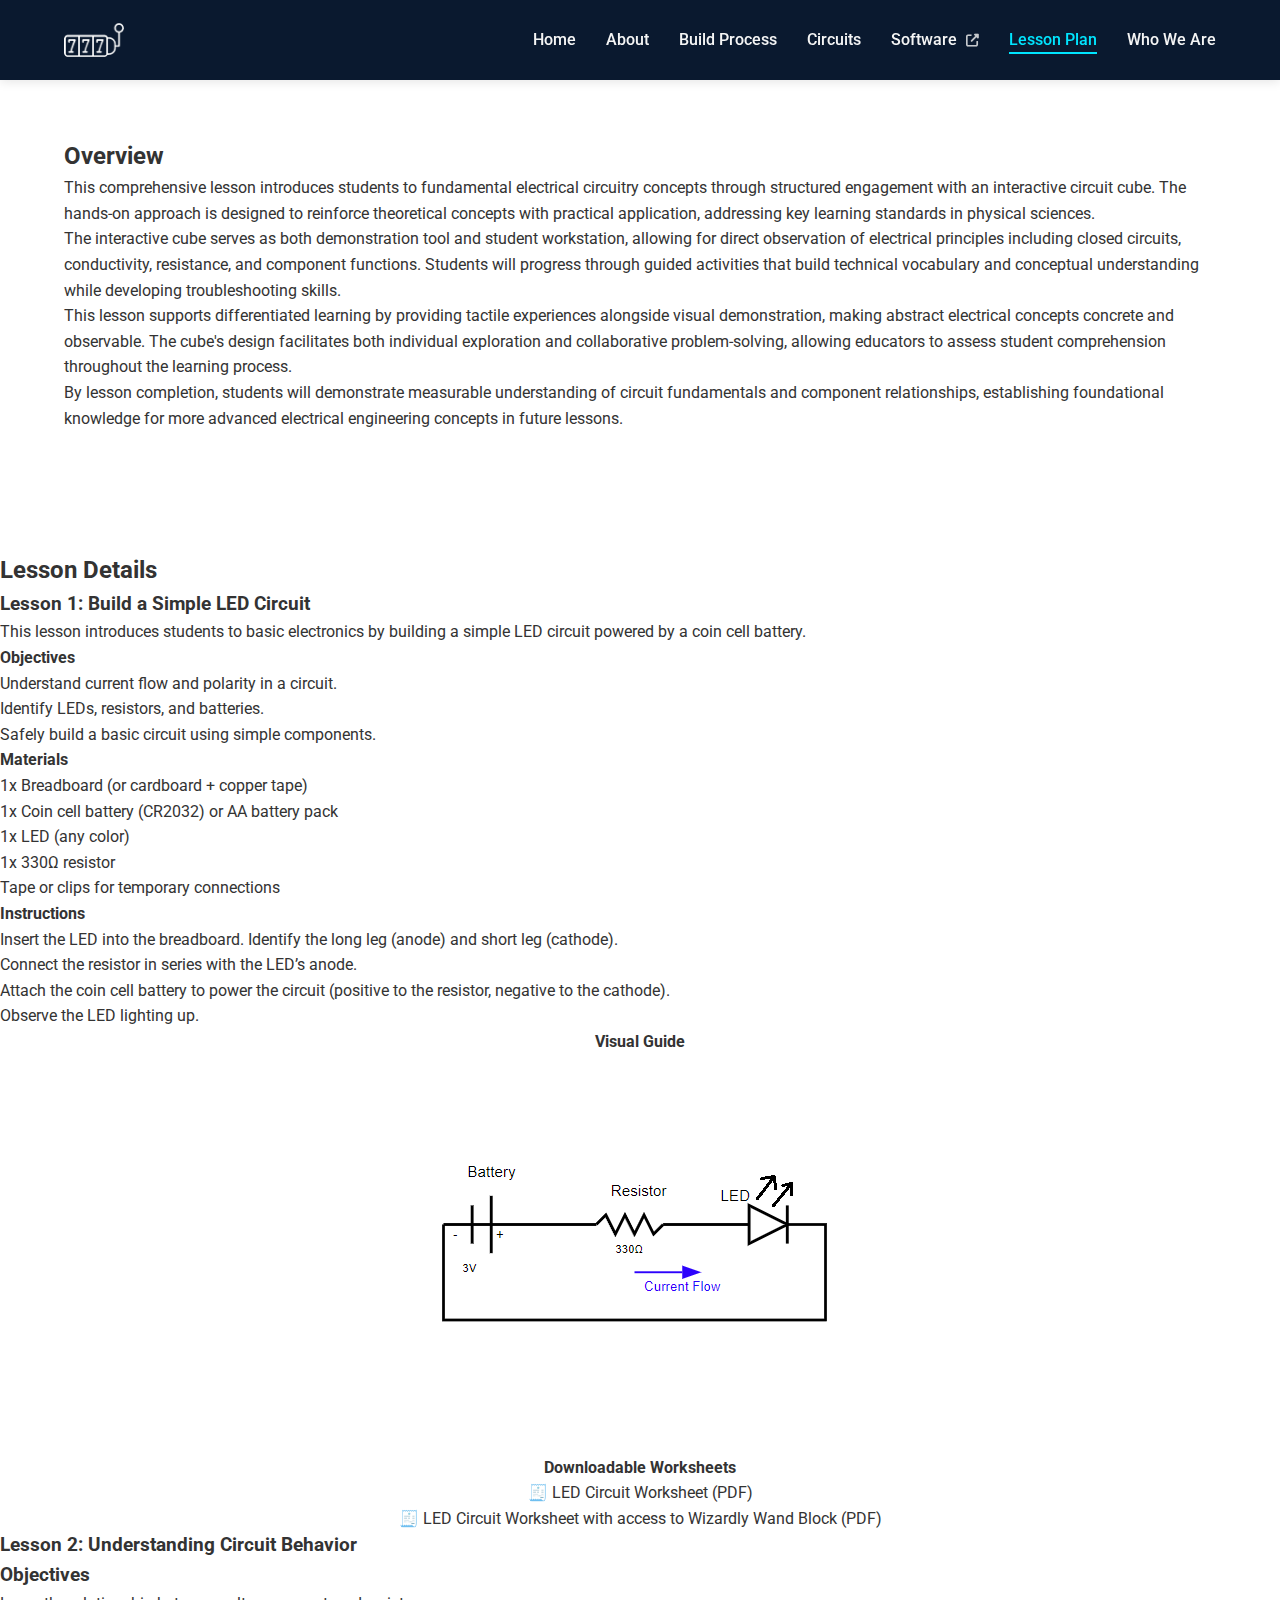
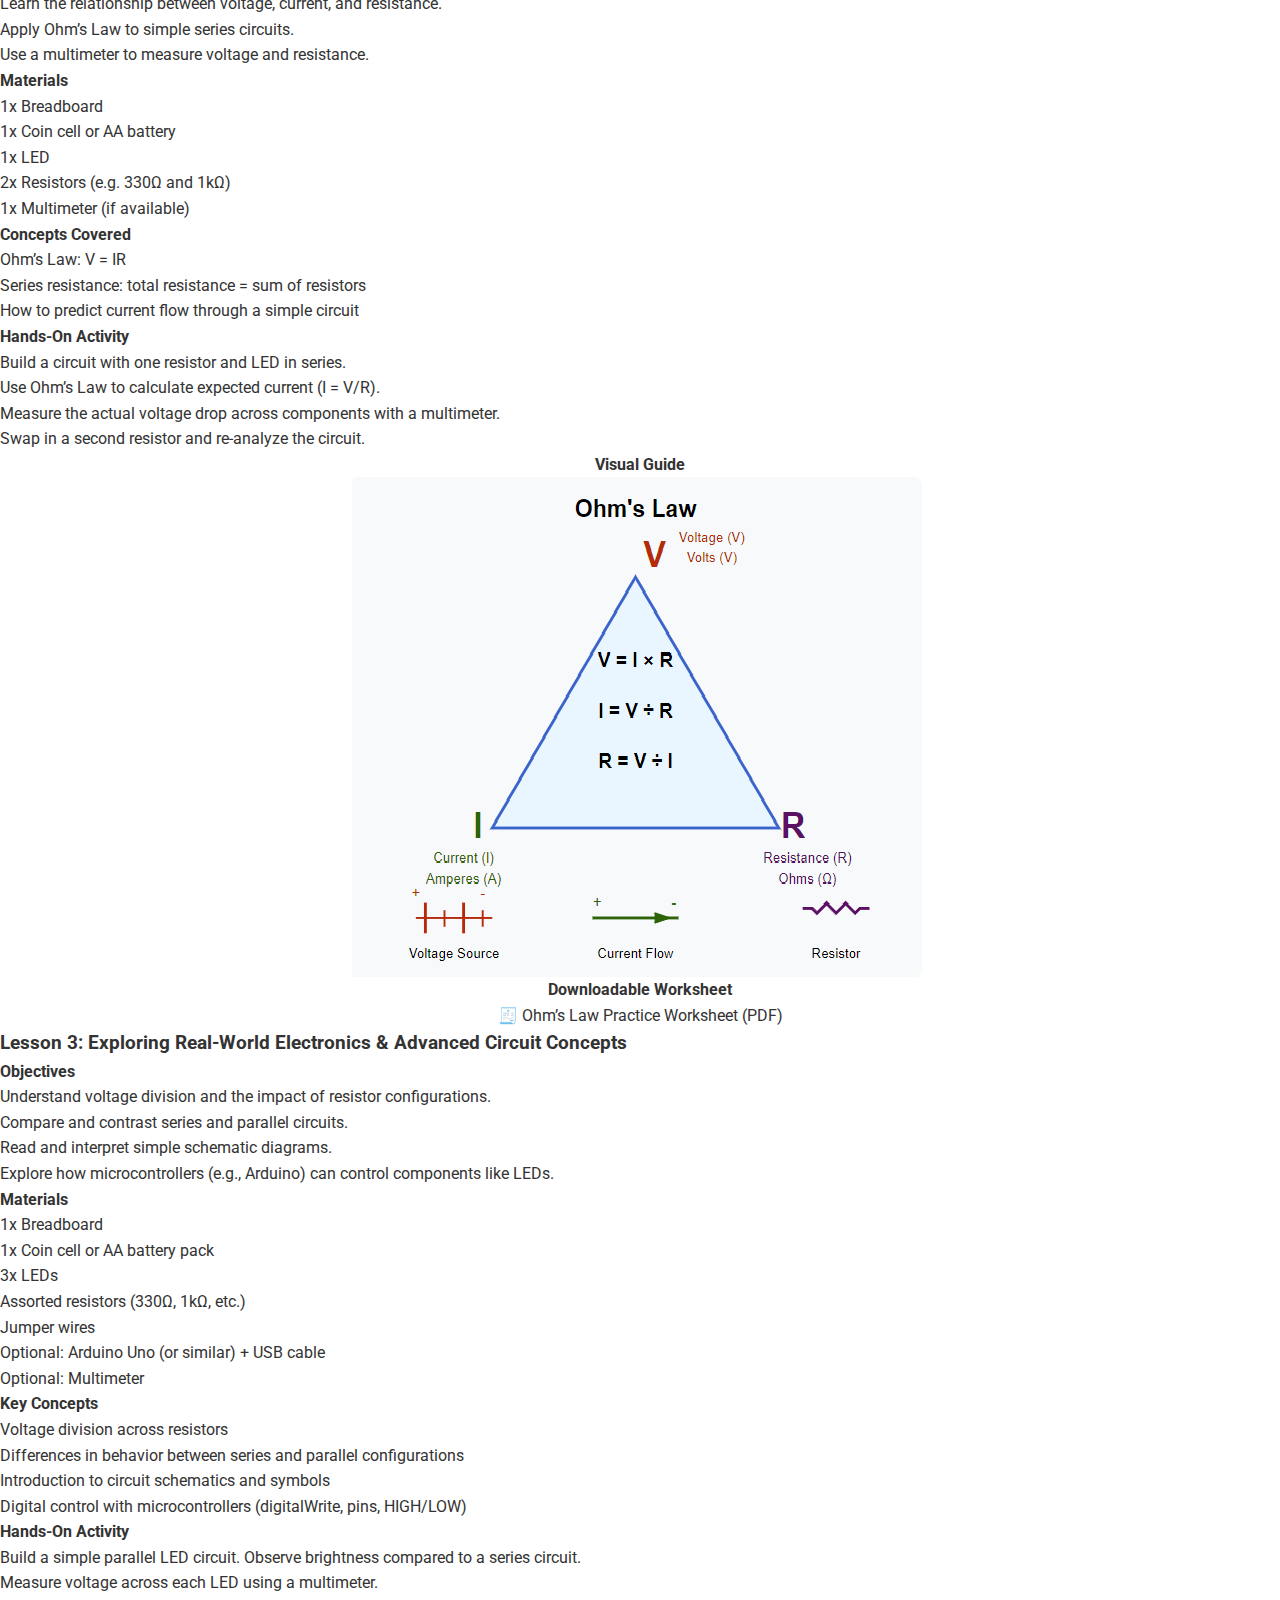
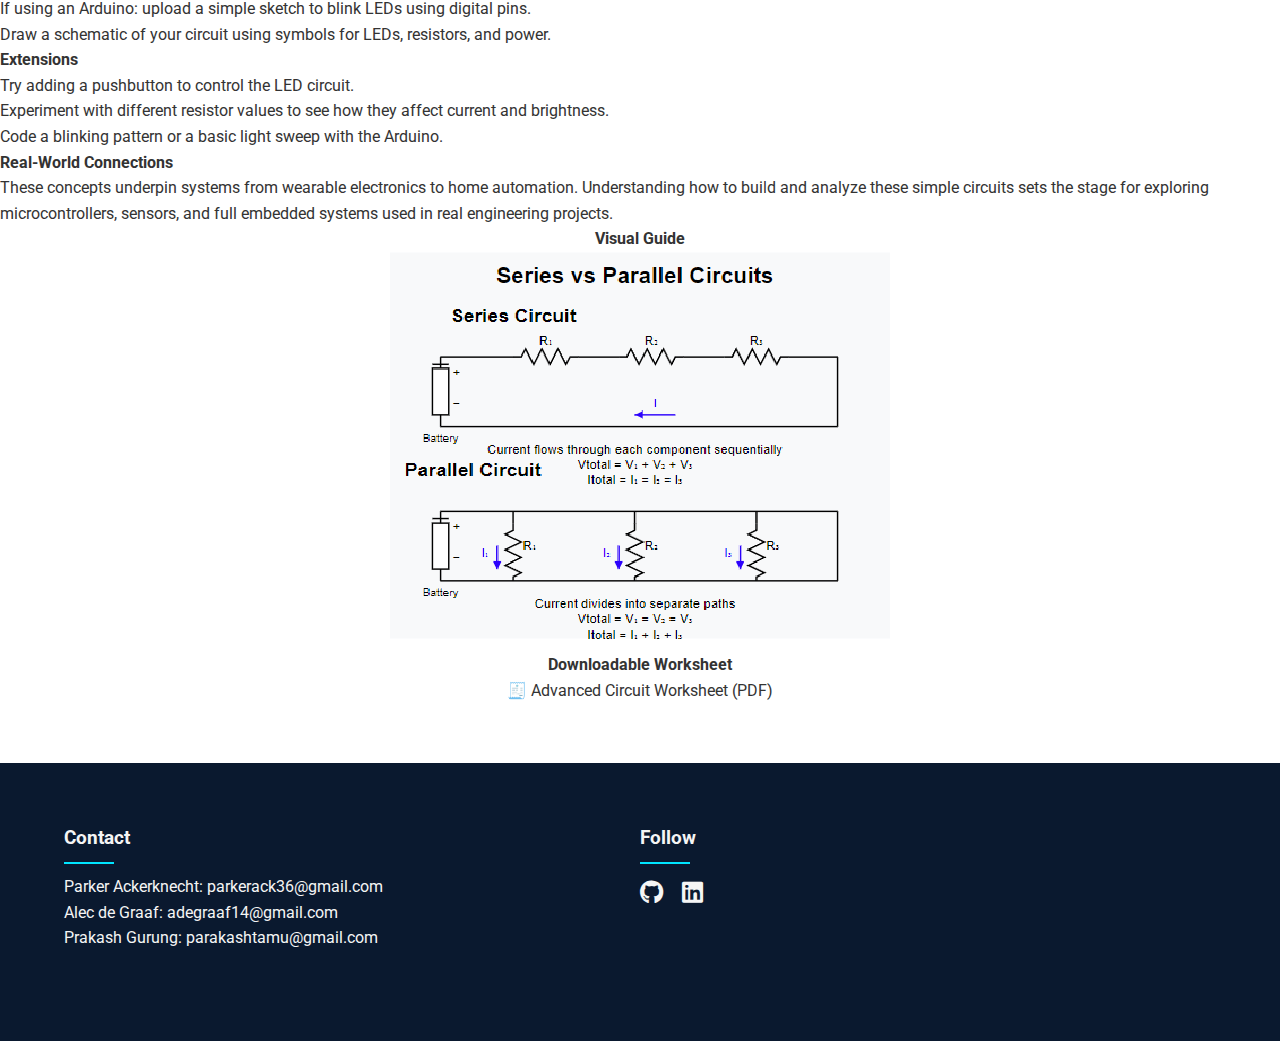
<file: lesson-plan.html>
<!DOCTYPE html>
<html lang="en">
<head>
    <meta charset="UTF-8">
    <meta name="viewport" content="width=device-width, initial-scale=1.0">
    <title>Lesson Plan - Learn the Basics</title>
    <link rel="stylesheet" href="styles.css">
    <link rel="stylesheet" href="https://cdnjs.cloudflare.com/ajax/libs/font-awesome/6.4.0/css/all.min.css">
    <link href="https://fonts.googleapis.com/css2?family=Roboto:wght@300;400;700&display=swap" rel="stylesheet">
</head>
<body>
  <header>
        <nav class="navbar">
            <div class="logo">
                <a href="index.html">
                    <img src="images/mag7-logo.png" alt="Team Logo" class="team-logo">
                </a>
            </div>
            <div class="nav-toggle">
                <i class="fas fa-bars"></i>
            </div>
            <ul class="nav-menu">
                <li class="nav-item"><a href="index.html">Home</a></li>
                <li class="nav-item"><a href="about.html">About</a></li>
                <li class="nav-item"><a href="build.html">Build Process</a></li>
                <li class="nav-item"><a href="circuits.html">Circuits</a></li>
                <li class="nav-item"><a href="https://github.com/adegraaf14/capstone" target="_blank">Software <i class="fas fa-external-link-alt"></i></a></li>
				<li class="nav-item active"><a href="lesson-plan.html">Lesson Plan</a></li>
                <li class="nav-item"><a href="team.html">Who We Are</a></li>
            </ul>
        </nav>
    </header>

  <main>
  <section class="page-header">
            <div class="container">
                <h1>Lesson Plan</h1>
                <p>This lesson plan is both independent from our product, and works well if combined to allow students to have fun learning</p>
            </div>
        </section>
  
    <section class="build-content">
	<div class="container">
      <h2>Overview</h2>
      <p>This comprehensive lesson introduces students to fundamental electrical circuitry concepts through structured engagement with an interactive circuit cube. The hands-on approach is designed to reinforce theoretical concepts with practical application, addressing key learning standards in physical sciences. </p>
	  
	 <p> The interactive cube serves as both demonstration tool and student workstation, allowing for direct observation of electrical principles including closed circuits, conductivity, resistance, and component functions. Students will progress through guided activities that build technical vocabulary and conceptual understanding while developing troubleshooting skills. </p>
	 
	<p>This lesson supports differentiated learning by providing tactile experiences alongside visual demonstration, making abstract electrical concepts concrete and observable. The cube's design facilitates both individual exploration and collaborative problem-solving, allowing educators to assess student comprehension throughout the learning process.</p>
	
	<p>By lesson completion, students will demonstrate measurable understanding of circuit fundamentals and component relationships, establishing foundational knowledge for more advanced electrical engineering concepts in future lessons.</p>
	</div>
    </section>

    <section class="build-content">
	<div class="lesson-details">
      <h2>Lesson Details</h2>
      <article>
        <h3>Lesson 1: Build a Simple LED Circuit</h3>
		<p>This lesson introduces students to basic electronics by building a simple LED circuit powered by a coin cell battery.</p>

        <h4>Objectives</h4>
  <ul>
    <li>Understand current flow and polarity in a circuit.</li>
    <li>Identify LEDs, resistors, and batteries.</li>
    <li>Safely build a basic circuit using simple components.</li>
  </ul>

  <h4>Materials</h4>
  <ul>
    <li>1x Breadboard (or cardboard + copper tape)</li>
    <li>1x Coin cell battery (CR2032) or AA battery pack</li>
    <li>1x LED (any color)</li>
    <li>1x 330Ω resistor</li>
    <li>Tape or clips for temporary connections</li>
  </ul>

  <h4>Instructions</h4>
  <ol>
    <li>Insert the LED into the breadboard. Identify the long leg (anode) and short leg (cathode).</li>
    <li>Connect the resistor in series with the LED’s anode.</li>
    <li>Attach the coin cell battery to power the circuit (positive to the resistor, negative to the cathode).</li>
    <li>Observe the LED lighting up.</li>
  </ol>
<div style="text-align: center;">
  <h4>Visual Guide</h4>
  <img src="images/circuit-diagram.png" alt="Simple LED Circuit Diagram" style="display: block; margin: 0 auto;" />

  <h4>Downloadable Worksheets</h4>
  <ul>
    <li><a href="images/led-circuit-worksheet.pdf" target="_blank" download>🧾 LED Circuit Worksheet (PDF)</a></li>
  </ul>
  <ul>
    <li><a href="images/led-circuit-worksheet-with-cube.pdf" target="_blank"download>🧾 LED Circuit Worksheet with access to Wizardly Wand Block (PDF)</a></li>
  </ul>
  </div>
      </article>

      <article>
        <h3>Lesson 2: Understanding Circuit Behavior</h3>
        <h3>Objectives</h3>
  <ul>
    <li>Learn the relationship between voltage, current, and resistance.</li>
    <li>Apply Ohm’s Law to simple series circuits.</li>
    <li>Use a multimeter to measure voltage and resistance.</li>
  </ul>

  <h4>Materials</h4>
  <ul>
    <li>1x Breadboard</li>
    <li>1x Coin cell or AA battery</li>
    <li>1x LED</li>
    <li>2x Resistors (e.g. 330Ω and 1kΩ)</li>
    <li>1x Multimeter (if available)</li>
  </ul>

  <h4>Concepts Covered</h4>
  <ul>
    <li>Ohm’s Law: V = IR</li>
    <li>Series resistance: total resistance = sum of resistors</li>
    <li>How to predict current flow through a simple circuit</li>
  </ul>

  <h4>Hands-On Activity</h4>
  <ol>
    <li>Build a circuit with one resistor and LED in series.</li>
    <li>Use Ohm’s Law to calculate expected current (I = V/R).</li>
    <li>Measure the actual voltage drop across components with a multimeter.</li>
    <li>Swap in a second resistor and re-analyze the circuit.</li>
  </ol>
<div style="text-align: center;">
  <h4>Visual Guide</h4>
  <img src="images/ohms-law.png" alt="Ohm's Law Diagram" style="display: block; margin: 0 auto;" />

  <h4>Downloadable Worksheet</h4>
  <ul>
    <li><a href="images/ohms-law-worksheet.pdf" target="_blank"download>🧾 Ohm’s Law Practice Worksheet (PDF)</a></li>
  </ul>
  </div>
      </article>

      
	  <article>
  <h3>Lesson 3: Exploring Real-World Electronics & Advanced Circuit Concepts</h3>

  <h4>Objectives</h4>
  <ul>
    <li>Understand voltage division and the impact of resistor configurations.</li>
    <li>Compare and contrast series and parallel circuits.</li>
    <li>Read and interpret simple schematic diagrams.</li>
    <li>Explore how microcontrollers (e.g., Arduino) can control components like LEDs.</li>
  </ul>

  <h4>Materials</h4>
  <ul>
    <li>1x Breadboard</li>
    <li>1x Coin cell or AA battery pack</li>
    <li>3x LEDs</li>
    <li>Assorted resistors (330Ω, 1kΩ, etc.)</li>
    <li>Jumper wires</li>
    <li>Optional: Arduino Uno (or similar) + USB cable</li>
    <li>Optional: Multimeter</li>
  </ul>

  <h4>Key Concepts</h4>
  <ul>
    <li>Voltage division across resistors</li>
    <li>Differences in behavior between series and parallel configurations</li>
    <li>Introduction to circuit schematics and symbols</li>
    <li>Digital control with microcontrollers (digitalWrite, pins, HIGH/LOW)</li>
  </ul>

  <h4>Hands-On Activity</h4>
  <ol>
    <li>Build a simple parallel LED circuit. Observe brightness compared to a series circuit.</li>
    <li>Measure voltage across each LED using a multimeter.</li>
    <li>If using an Arduino: upload a simple sketch to blink LEDs using digital pins.</li>
    <li>Draw a schematic of your circuit using symbols for LEDs, resistors, and power.</li>
  </ol>

  <h4>Extensions</h4>
  <ul>
    <li>Try adding a pushbutton to control the LED circuit.</li>
    <li>Experiment with different resistor values to see how they affect current and brightness.</li>
    <li>Code a blinking pattern or a basic light sweep with the Arduino.</li>
  </ul>

  <h4>Real-World Connections</h4>
  <p>These concepts underpin systems from wearable electronics to home automation. Understanding how to build and analyze these simple circuits sets the stage for exploring microcontrollers, sensors, and full embedded systems used in real engineering projects.</p>

  <div style="text-align: center;">
    <h4>Visual Guide</h4>
    <img src="images/SeriesParallelCircuit.png" alt="Series vs. Parallel Circuit Diagram" style="display: block; margin: 0 auto;" />
    
    <h4>Downloadable Worksheet</h4>
    <ul>
      <li><a href="images/advanced-circuit-worksheet.pdf" target="_blank" download>🧾 Advanced Circuit Worksheet (PDF)</a></li>
    </ul>
  </div>
</article>
</div>
    </section>
  </main>

  <footer>
        <div class="container">
            <div class="footer-content">
                <div class="footer-section">
                    <h3>Contact</h3>
                    <p>Parker Ackerknecht: parkerack36@gmail.com</p>
                    <p>Alec de Graaf: adegraaf14@gmail.com</p>
                    <p>Prakash Gurung: parakashtamu@gmail.com</p>
                </div>
                <div class="footer-section">
                    <h3>Follow</h3>
                    <div class="social-icons">
                        <a href="https://github.com/adegraaf14/capstone"><i class="fab fa-github"></i></a>
                        <a href="#"><i class="fab fa-linkedin"></i></a>
                    </div>
                </div>
            </div>
        </div>
    </footer>

    <script src="script.js"></script>
</body>
</html>
</file>
<file: styles.css>
/* Team Page Styles */
.team-content {
    padding: 60px 0;
    background-color: var(--background);
}

.team-intro {
    max-width: 800px;
    margin: 0 auto 50px;
    text-align: center;
    line-height: 1.8;
}

.team-grid {
    display: flex;
    flex-direction: column;
    gap: 80px;
}

.team-member {
    display: grid;
    grid-template-columns: 300px 1fr;
    gap: 40px;
    background-color: white;
    border-radius: 10px;
    box-shadow: 0 5px 20px rgba(0, 0, 0, 0.05);
    overflow: hidden;
    transition: var(--transition);
}

.team-member:hover {
    box-shadow: 0 10px 30px rgba(0, 0, 0, 0.1);
    transform: translateY(-5px);
}

.member-image {
    height: 100%;
    overflow: hidden;
}

.member-image img {
    width: 100%;
    height: 100%;
    object-fit: cover;
    display: block;
    transition: var(--transition);
}

.team-member:hover .member-image img {
    transform: scale(1.05);
}

.member-info {
    padding: 30px 30px 30px 0;
}

.member-info h2 {
    color: var(--primary-color);
    margin-bottom: 5px;
    font-size: 1.8rem;
}

.member-info h3 {
    color: var(--accent-color);
    margin-bottom: 20px;
    font-size: 1.2rem;
    font-weight: 500;
}

.member-description p {
    margin-bottom: 20px;
    line-height: 1.8;
}

.member-skills {
    display: flex;
    flex-wrap: wrap;
    gap: 10px;
    margin-bottom: 20px;
}

.member-skills span {
    background-color: #f0f0f0;
    padding: 6px 12px;
    border-radius: 20px;
    font-size: 0.9rem;
    color: #555;
    transition: var(--transition);
}

.member-skills span:hover {
    background-color: var(--accent-color);
    color: white;
}

.member-links {
    display: flex;
    gap: 15px;
}

.member-links a {
    color: #777;
    font-size: 1.2rem;
    transition: var(--transition);
}

.member-links a:hover {
    color: var(--primary-color);
}

/* Media queries for team page */
@media screen and (max-width: 992px) {
    .team-member {
        grid-template-columns: 1fr;
    }
    
    .member-image {
        height: 350px;
    }
    
    .member-info {
        padding: 30px;
    }
}.nav-item a .fa-external-link-alt {
    font-size: 0.8rem;
    margin-left: 5px;
    opacity: 0.8;
}/* Build Process Page Styles */
.build-content {
    padding: 60px 0;
    background-color: var(--background);
}

.process-overview {
    margin-bottom: 50px;
    text-align: center;
}

.process-overview h2 {
    color: var(--primary-color);
    margin-bottom: 20px;
    font-size: 2rem;
}

.process-overview p {
    max-width: 800px;
    margin: 0 auto;
    line-height: 1.8;
}

.build-step {
    margin-bottom: 80px;
    padding-bottom: 60px;
    border-bottom: 1px solid #eaeaea;
}

.build-step:last-child {
    border-bottom: none;
}

.build-step h2 {
    color: var(--primary-color);
    margin-bottom: 30px;
    font-size: 1.8rem;
    text-align: center;
}

.build-images {
    display: grid;
    grid-template-columns: repeat(auto-fit, minmax(300px, 1fr));
    gap: 30px;
    margin-bottom: 30px;
}

.image-container {
    box-shadow: 0 5px 15px rgba(0, 0, 0, 0.1);
    border-radius: 8px;
    overflow: hidden;
    transition: var(--transition);
}

.image-container:hover {
    transform: translateY(-5px);
    box-shadow: 0 15px 30px rgba(0, 0, 0, 0.15);
}

.image-container img {
    width: 100%;
    height: 100%;
    object-fit: scale-down;
    display: block;
}

.image-caption {
    padding: 15px;
    background-color: white;
    text-align: center;
    font-size: 0.9rem;
    color: #666;
}

.step-description {
    line-height: 1.8;
}

.step-description p {
    margin-bottom: 20px;
}

.final-result {
    background-color: #f9f9f9;
    padding: 40px;
    border-radius: 10px;
    margin-top: 60px;
}/* Base Styles */
:root {
    --primary-color: #0a192f;      /* Dark blue */
    --accent-color: #00e5ff;       /* Cyan */
    --text-color: #333;
    --light-text: #f5f5f5;
    --background: #ffffff;
    --section-bg: #f9f9f9;
    --transition: all 0.3s ease;
}

* {
    margin: 0;
    padding: 0;
    box-sizing: border-box;
}

body {
    font-family: 'Roboto', sans-serif;
    color: var(--text-color);
    line-height: 1.6;
}

.container {
    width: 90%;
    max-width: 1200px;
    margin: 0 auto;
}

a {
    text-decoration: none;
    color: inherit;
}

ul {
    list-style: none;
}

/* Button Styles */
.btn {
    display: inline-block;
    background-color: var(--accent-color);
    color: var(--primary-color);
    font-weight: bold;
    padding: 12px 24px;
    border-radius: 4px;
    transition: var(--transition);
    margin-top: 20px;
}

.btn:hover {
    background-color: #00bcd4;
    transform: translateY(-2px);
    box-shadow: 0 5px 15px rgba(0, 0, 0, 0.1);
}

/* Header & Navigation */
header {
    position: fixed;
    width: 100%;
    top: 0;
    z-index: 1000;
    background-color: var(--primary-color);
    box-shadow: 0 2px 10px rgba(0, 0, 0, 0.1);
}

.navbar {
    display: flex;
    justify-content: space-between;
    align-items: center;
    padding: 0 5%;
    height: 80px; /* Increased from 70px to 80px */
}

.team-logo {
    height: 60px; 
    width: auto;
    display: block;
}

.nav-toggle {
    display: none;
    color: var(--light-text);
    font-size: 1.5rem;
    cursor: pointer;
}

.nav-menu {
    display: flex;
}

.nav-item {
    margin-left: 30px;
}

.nav-item a {
    color: var(--light-text);
    font-weight: 500;
    transition: var(--transition);
    padding-bottom: 5px;
    position: relative;
}

.nav-item a:hover, .nav-item.active a {
    color: var(--accent-color);
}

.nav-item a:after {
    content: '';
    position: absolute;
    width: 0;
    height: 2px;
    bottom: 0;
    left: 0;
    background-color: var(--accent-color);
    transition: var(--transition);
}

.nav-item a:hover:after, .nav-item.active a:after {
    width: 100%;
}

/* Hero Section */
.hero {
    height: 100vh;
    background: linear-gradient(rgba(10, 25, 47, 0.85), rgba(10, 25, 47, 0.9)), url('../images/pcb.jpeg');
    background-size: cover;
    background-position: center;
    display: flex;
    align-items: center;
    text-align: center;
    color: var(--light-text);
    padding-top: 80px;
    position: relative;
    overflow: hidden;
}

/* PCB trace glow effect */
.hero::before {
    content: '';
    position: absolute;
    top: 0;
    left: 0;
    right: 0;
    bottom: 0;
    background: linear-gradient(rgba(10, 25, 47, 0.6), rgba(10, 25, 47, 0.6)), url('../images/pcb.jpeg');
    background-size: cover;
    background-position: center;
    opacity: 0;
    animation: circuitPulse 8s infinite;
    z-index: 1;
}

.hero-content {
    max-width: 800px;
    margin: 0 auto;
    padding: 0 20px;
    position: relative;
    z-index: 2;
}

@keyframes circuitPulse {
    0%, 100% { opacity: 0; }
    48%, 52% { opacity: 0.3; }
    50% { opacity: 0.4; }
}

.hero h2 {
    font-size: 3rem;
    margin-bottom: 20px;
    animation: fadeInDown 1s ease;
}

.hero p {
    font-size: 1.2rem;
    margin-bottom: 30px;
    animation: fadeInUp 1s ease;
}

/* Features Section */
.features {
    padding: 80px 0;
    background-color: var(--background);
}

.features .container {
    display: flex;
    justify-content: space-around;
    flex-wrap: wrap;
    gap: 30px;
}

.feature-card {
    flex: 1;
    min-width: 250px;
    padding: 30px;
    text-align: center;
    background-color: white;
    border-radius: 8px;
    box-shadow: 0 5px 15px rgba(0, 0, 0, 0.05);
    transition: var(--transition);
}

.feature-card:hover {
    transform: translateY(-10px);
    box-shadow: 0 15px 30px rgba(0, 0, 0, 0.1);
}

.feature-card i {
    font-size: 2.5rem;
    color: var(--accent-color);
    margin-bottom: 20px;
}

.feature-card h3 {
    margin-bottom: 15px;
    color: var(--primary-color);
}

/* Highlight Section */
.highlight {
    padding: 80px 0;
    background-color: var(--section-bg);
}

.highlight-content {
    text-align: center;
}

.highlight h2 {
    font-size: 2.5rem;
    color: var(--primary-color);
    margin-bottom: 20px;
}

.highlight p {
    max-width: 600px;
    margin: 0 auto 40px;
}

.video-placeholder {
    background-color: var(--primary-color);
    border-radius: 10px;
    height: 400px;
    display: flex;
    align-items: center;
    justify-content: center;
    overflow: hidden;
    position: relative;
}

.placeholder-text {
    color: var(--light-text);
    font-size: 1.5rem;
    font-weight: 300;
}

/* Footer */
footer {
    background-color: var(--primary-color);
    color: var(--light-text);
    padding: 60px 0 20px;
}

.footer-content {
    display: flex;
    justify-content: space-between;
    flex-wrap: wrap;
    margin-bottom: 40px;
}

.footer-section {
    flex: 1;
    min-width: 250px;
    margin-bottom: 30px;
}

.footer-section h3 {
    margin-bottom: 20px;
    font-size: 1.2rem;
    position: relative;
}

.footer-section h3:after {
    content: '';
    position: absolute;
    width: 50px;
    height: 2px;
    background-color: var(--accent-color);
    bottom: -10px;
    left: 0;
}

.social-icons a {
    display: inline-block;
    margin-right: 15px;
    font-size: 1.5rem;
    color: var(--light-text);
    transition: var(--transition);
}

.social-icons a:hover {
    color: var(--accent-color);
    transform: translateY(-3px);
}

.copyright {
    text-align: center;
    padding-top: 20px;
    border-top: 1px solid rgba(255, 255, 255, 0.1);
}

/* Animations */
@keyframes fadeInDown {
    0% {
        opacity: 0;
        transform: translateY(-20px);
    }
    100% {
        opacity: 1;
        transform: translateY(0);
    }
}

@keyframes fadeInUp {
    0% {
        opacity: 0;
        transform: translateY(20px);
    }
    100% {
        opacity: 1;
        transform: translateY(0);
    }
}

/* Media Queries */
@media screen and (max-width: 768px) {
    .nav-toggle {
        display: block;
    }

    .nav-menu {
        position: fixed;
        top: 80px; /* Updated from 70px to 80px */
        left: -100%;
        flex-direction: column;
        background-color: var(--primary-color);
        width: 100%;
        text-align: center;
        transition: var(--transition);
        box-shadow: 0 10px 10px rgba(0, 0, 0, 0.1);
    }

    .nav-menu.active {
        left: 0;
    }

    .nav-item {
        margin: 0;
        padding: 15px 0;
    }

    .hero h2 {
        font-size: 2.2rem;
    }

    .feature-card {
        min-width: 100%;
    }

    .footer-section {
        min-width: 100%;
        text-align: center;
    }

    .footer-section h3:after {
        left: 50%;
        transform: translateX(-50%);
    }
}
</file>
